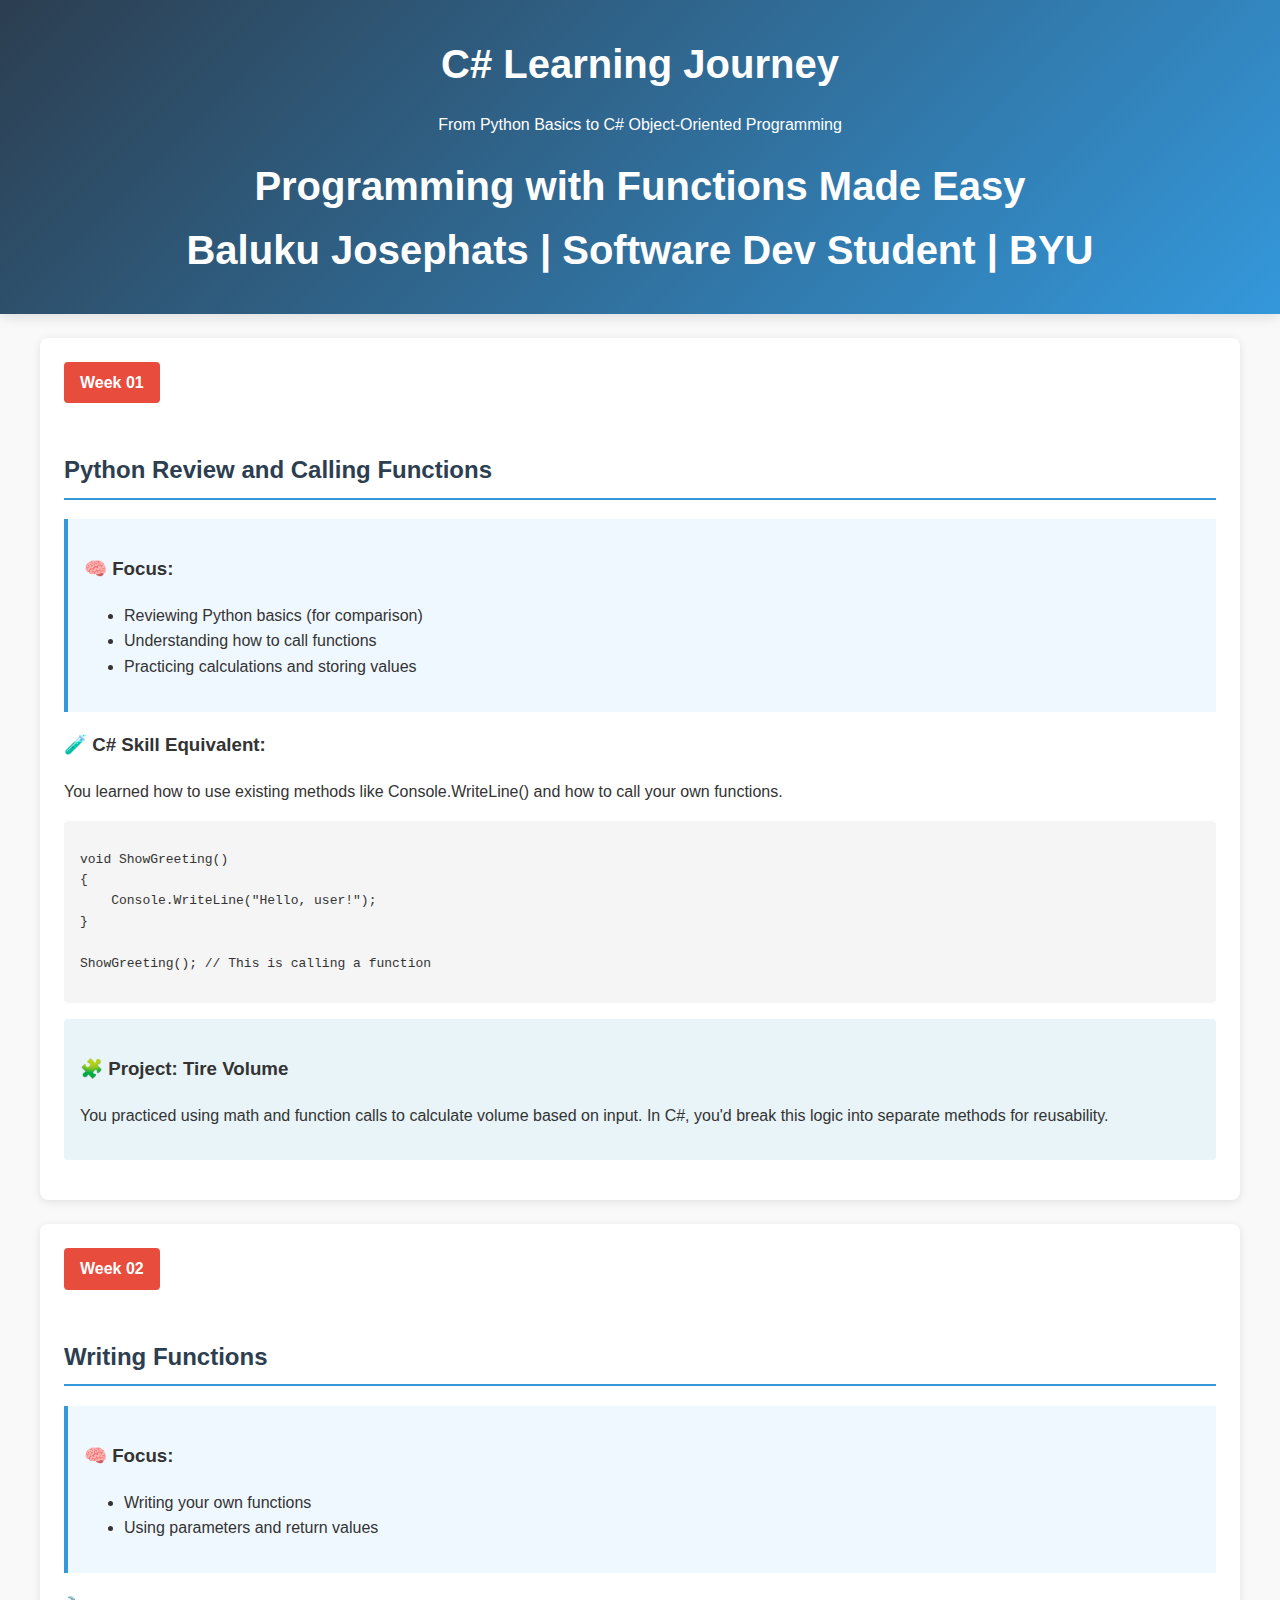
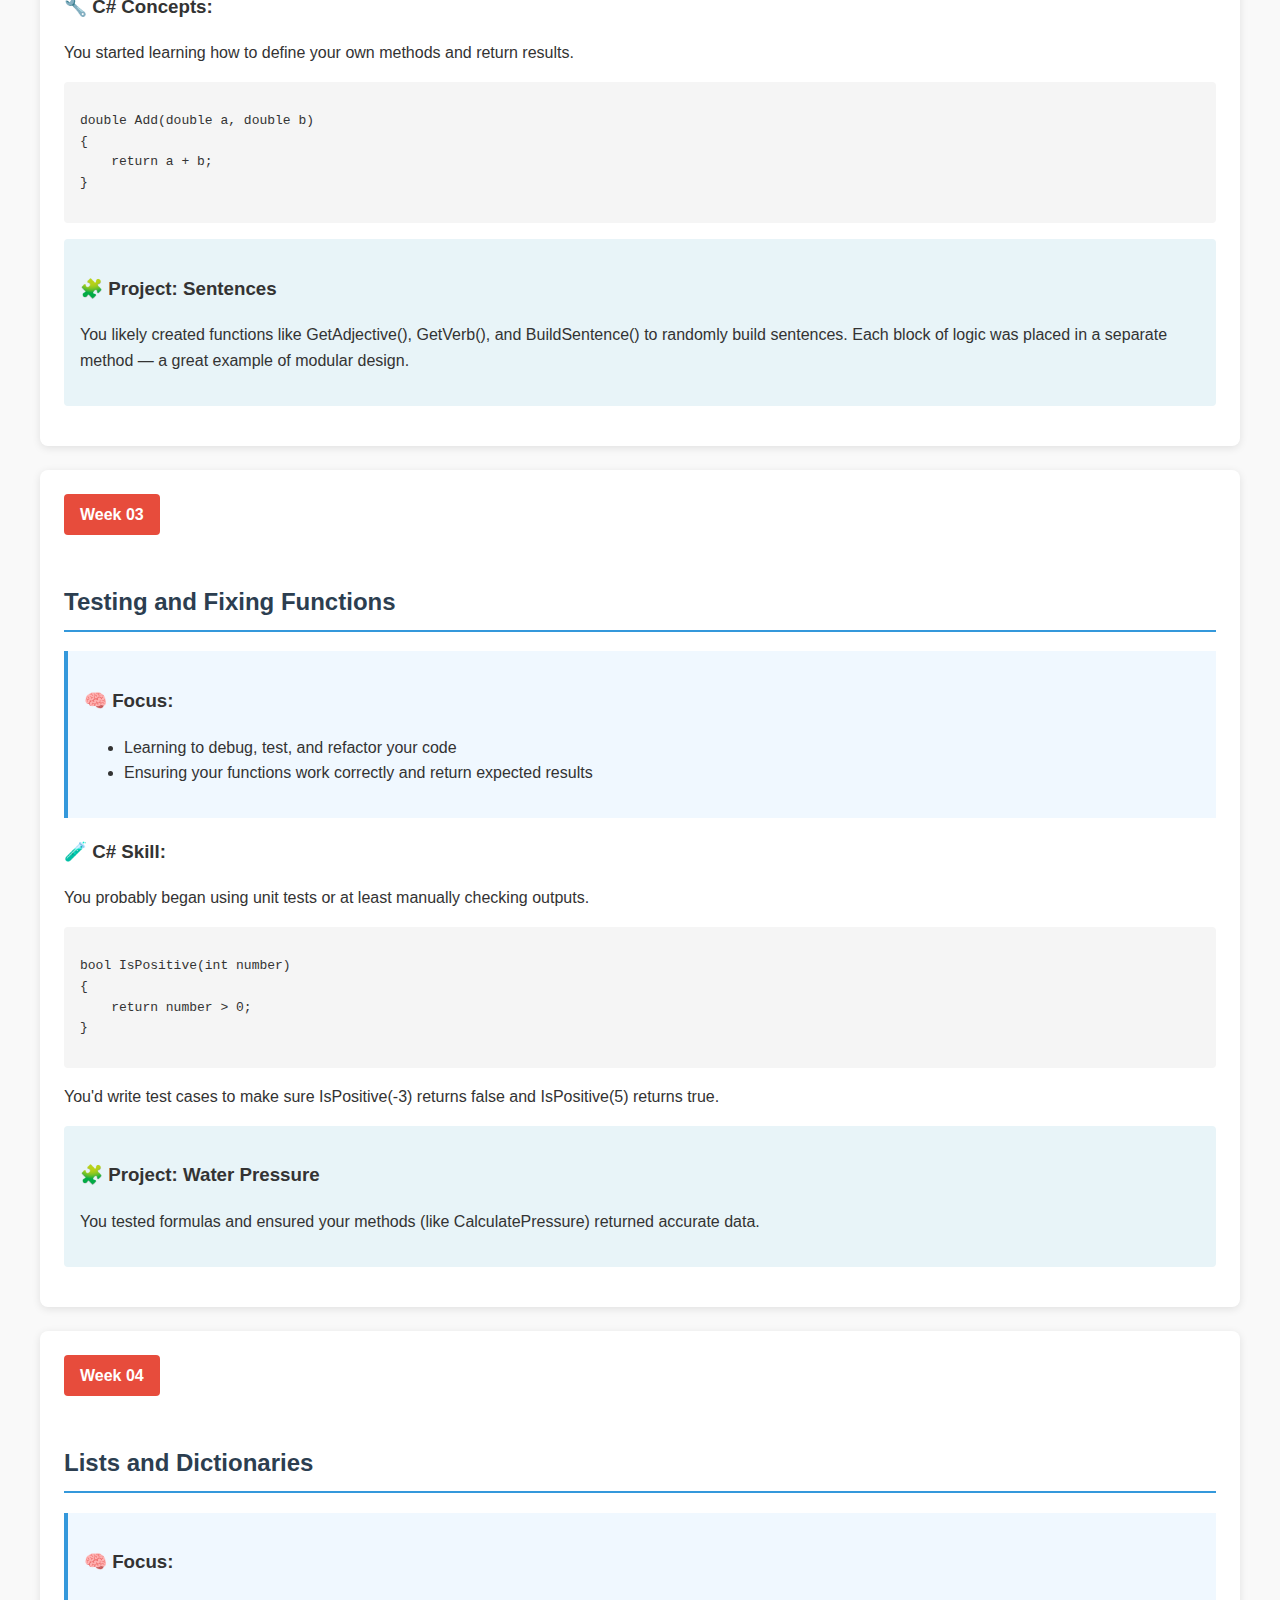
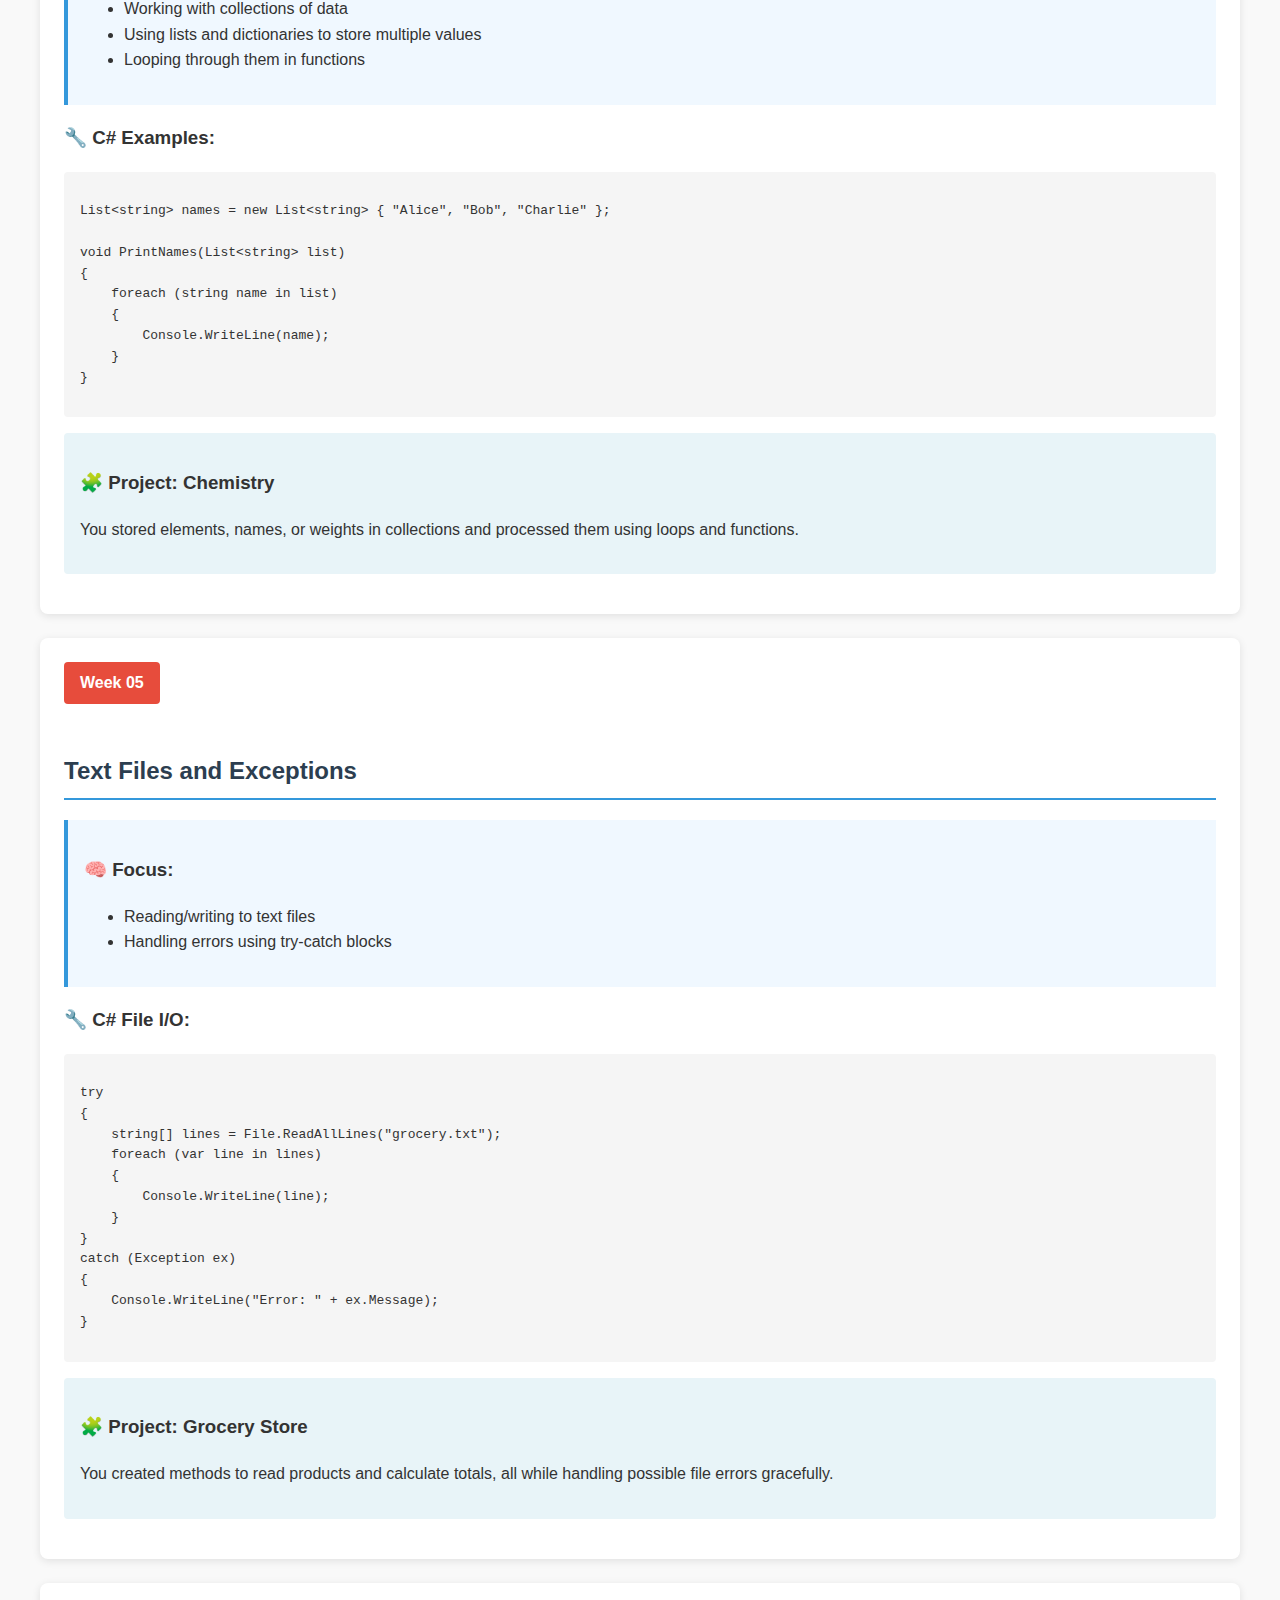
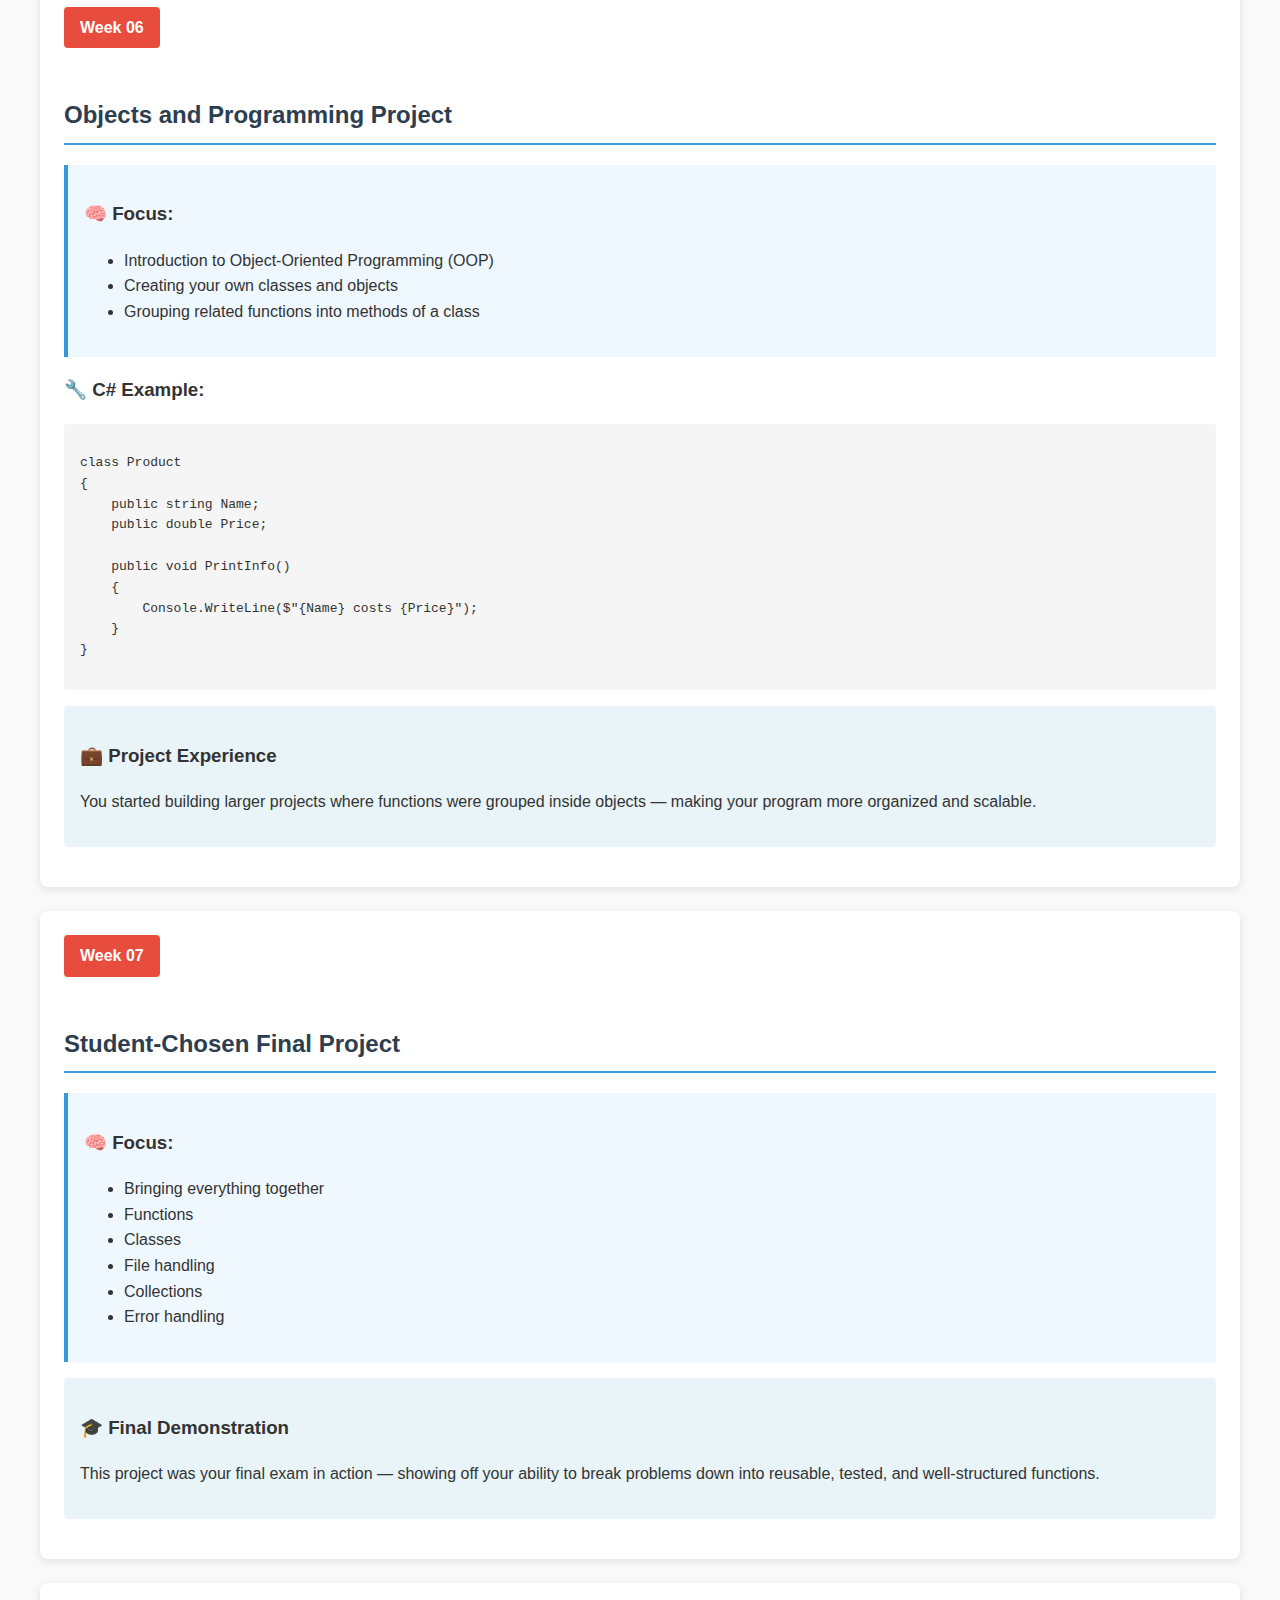
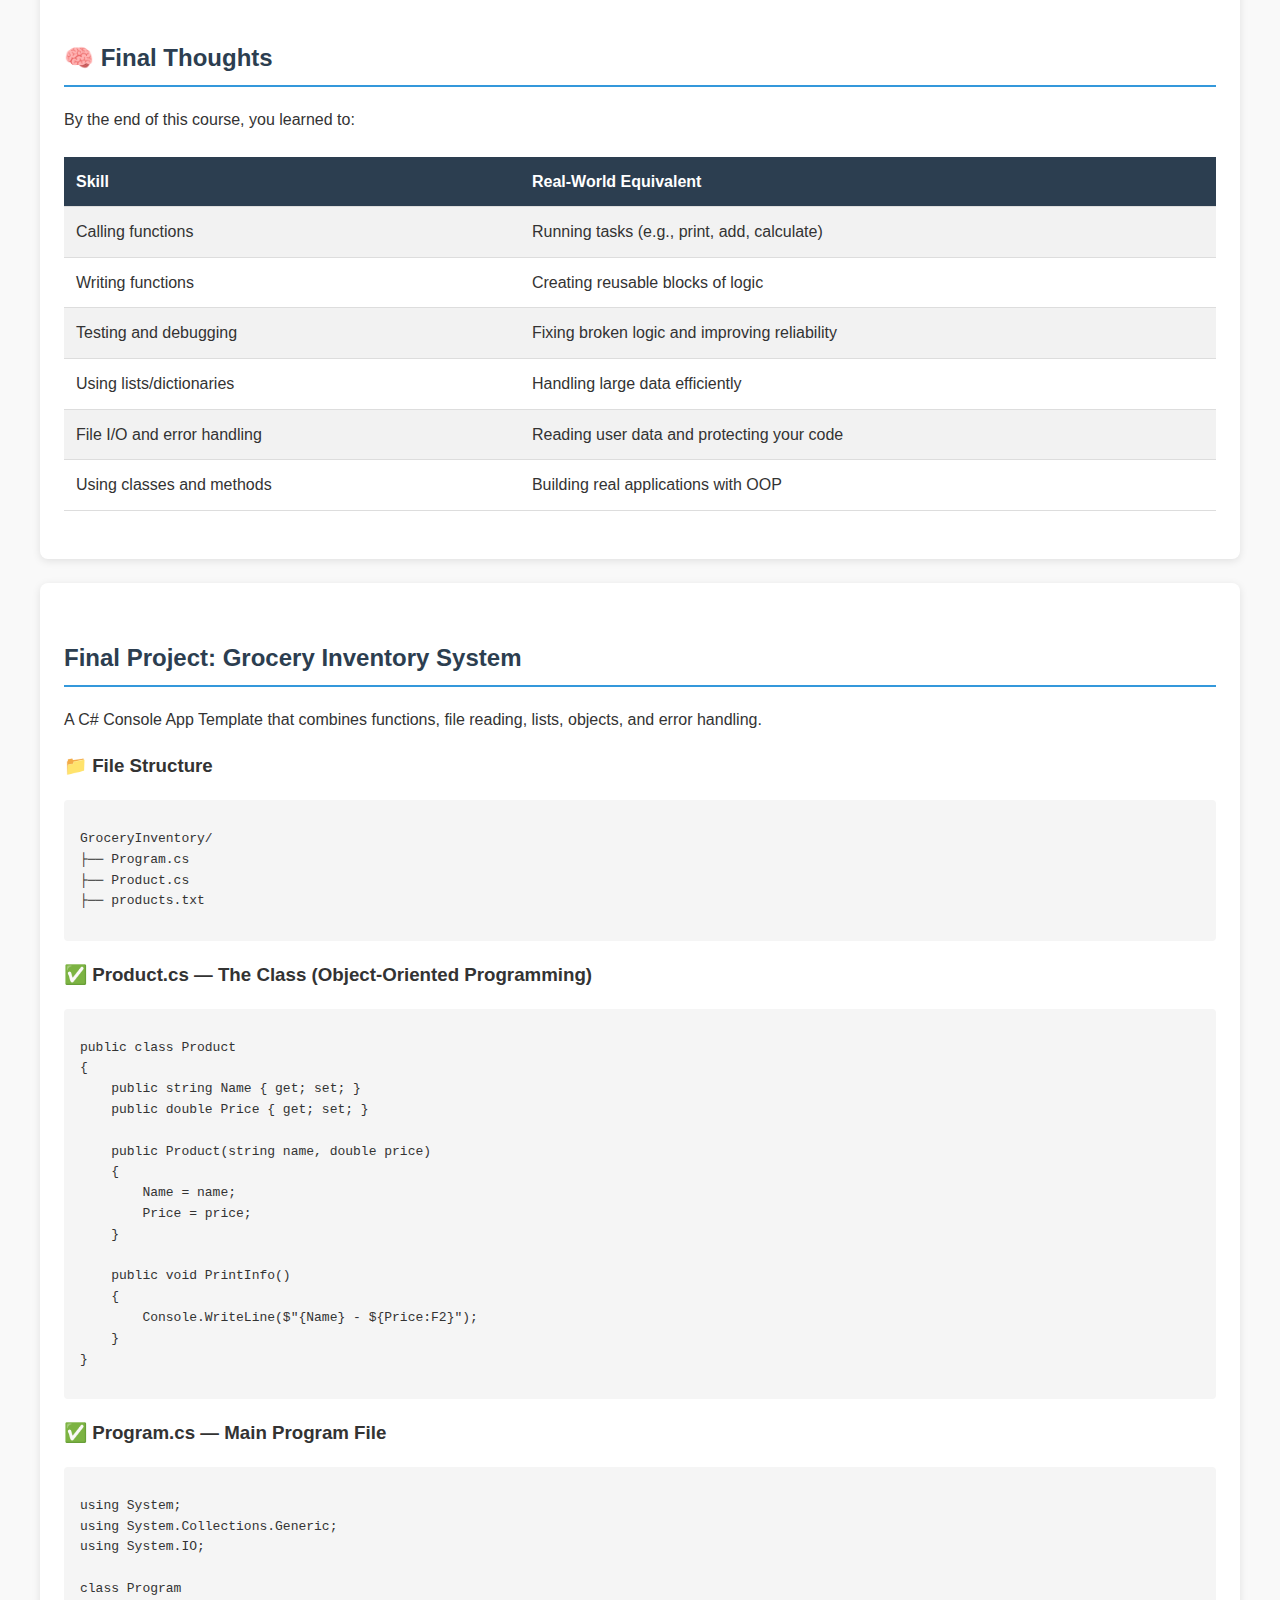
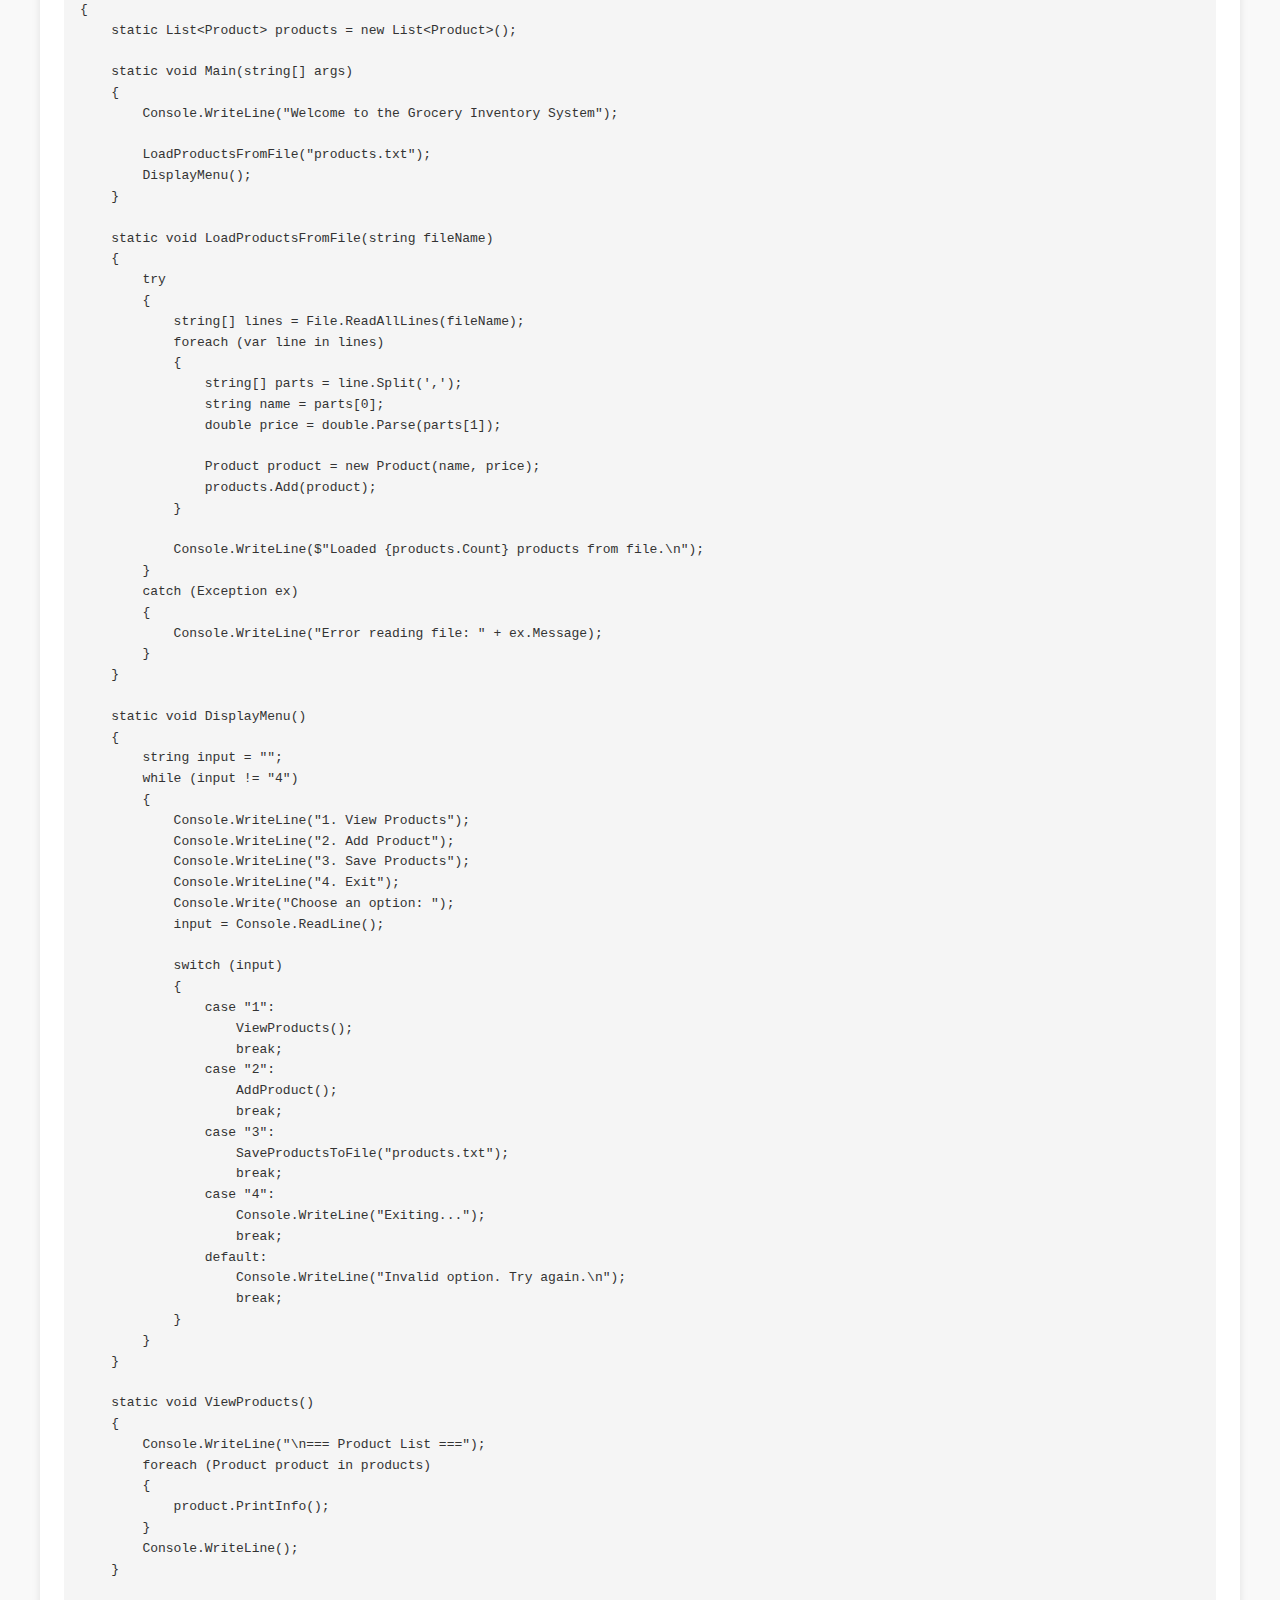
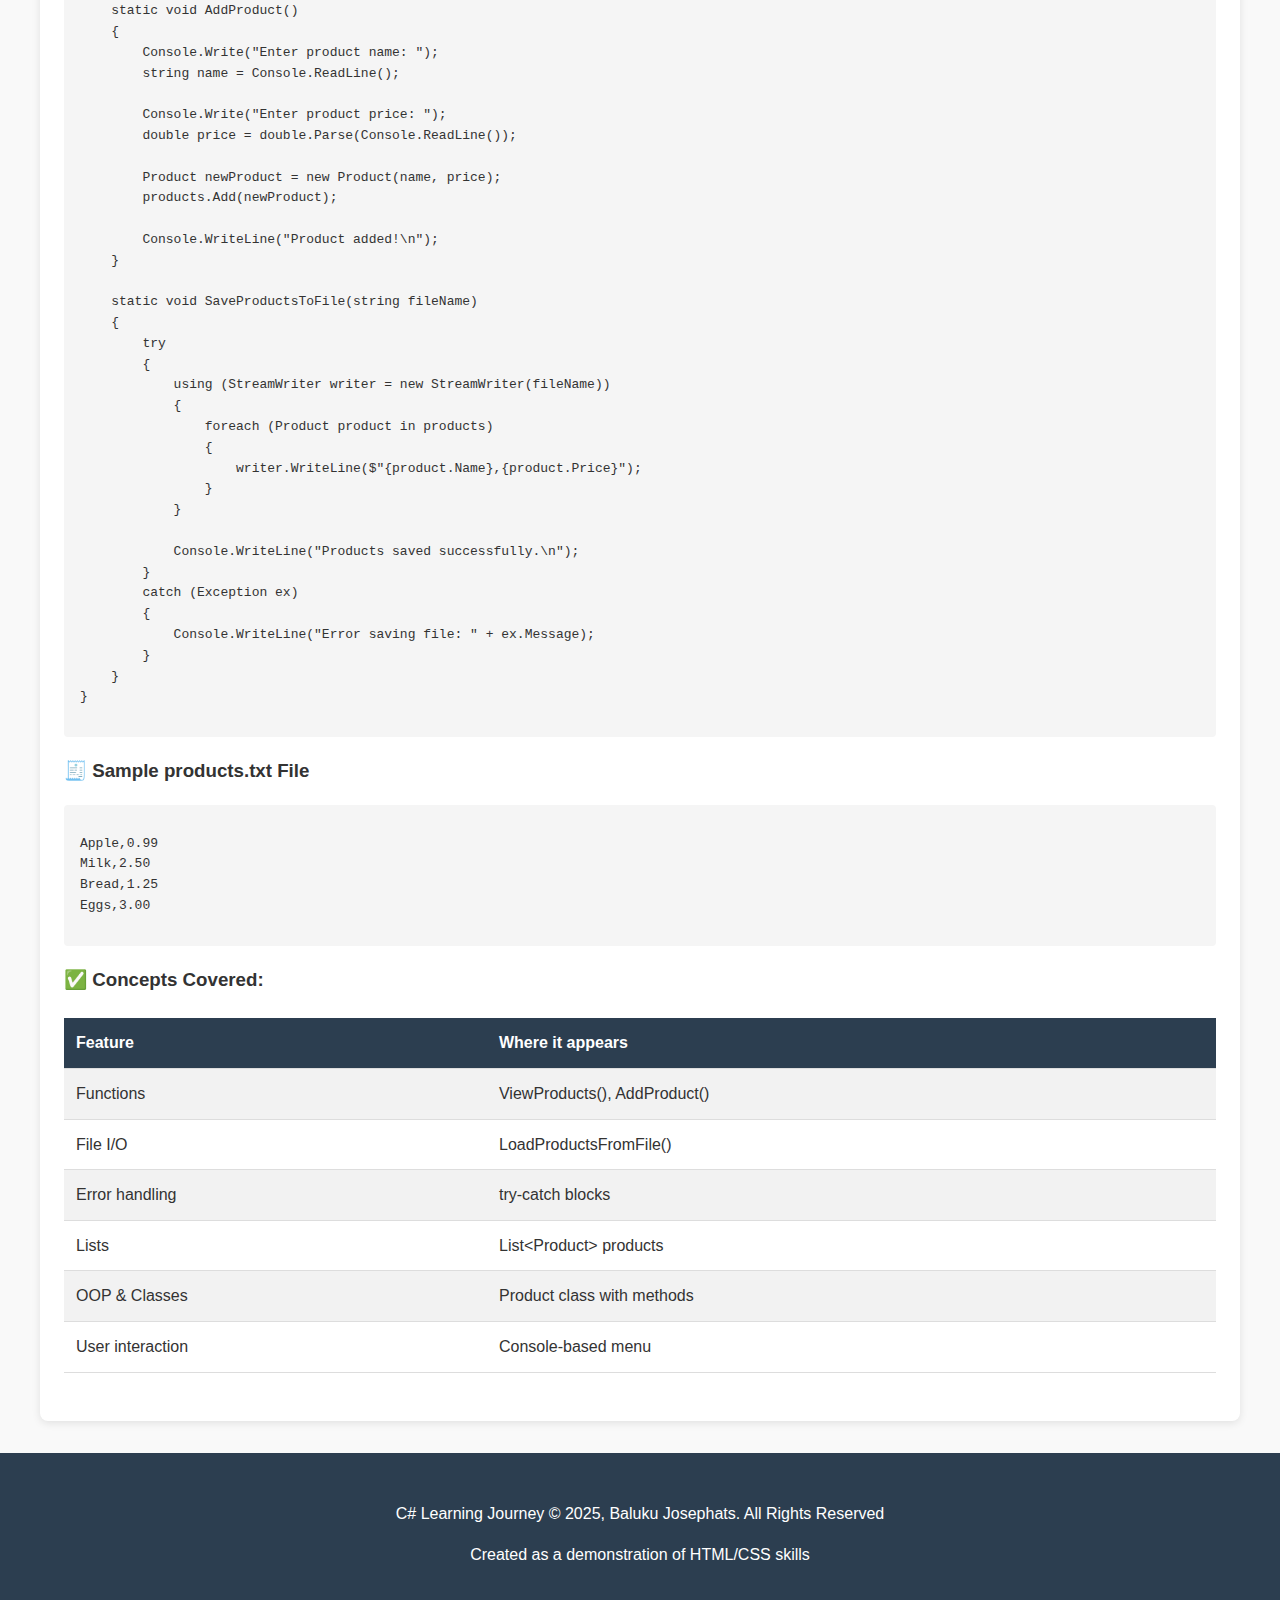
<file: index.html>
<!DOCTYPE html>
<html lang="en">
<head>
    <meta charset="UTF-8">
    <meta name="viewport" content="width=device-width, initial-scale=1.0">
    <title>C# Learning Journey</title>
    <title>Programming with Functions Made Easy</title>
    <title>Baluku Josephats | Software Dev Student | BYU</title>
    <style>
        :root {
            --primary: #2c3e50;
            --secondary: #3498db;
            --accent: #e74c3c;
            --light: #ecf0f1;
            --dark: #2c3e50;
        }
        
        body {
            font-family: 'Segoe UI', Tahoma, Geneva, Verdana, sans-serif;
            line-height: 1.6;
            color: #333;
            margin: 0;
            padding: 0;
            background-color: #f9f9f9;
        }
        
        header {
            background: linear-gradient(135deg, var(--primary), var(--secondary));
            color: white;
            padding: 2rem 0;
            text-align: center;
            box-shadow: 0 4px 12px rgba(0,0,0,0.1);
        }
        
        .container {
            max-width: 1200px;
            margin: 0 auto;
            padding: 0 20px;
        }
        
        h1 {
            margin: 0;
            font-size: 2.5rem;
        }
        
        h2 {
            color: var(--primary);
            border-bottom: 2px solid var(--secondary);
            padding-bottom: 0.5rem;
            margin-top: 2rem;
        }
        
        .week-card {
            background: white;
            border-radius: 8px;
            padding: 1.5rem;
            margin: 1.5rem 0;
            box-shadow: 0 2px 8px rgba(0,0,0,0.1);
            transition: transform 0.3s ease;
        }
        
        .week-card:hover {
            transform: translateY(-5px);
            box-shadow: 0 5px 15px rgba(0,0,0,0.1);
        }
        
        .week-number {
            display: inline-block;
            background-color: var(--accent);
            color: white;
            padding: 0.5rem 1rem;
            border-radius: 4px;
            font-weight: bold;
            margin-bottom: 1rem;
        }
        
        .focus-points {
            background-color: #f0f8ff;
            padding: 1rem;
            border-left: 4px solid var(--secondary);
            margin: 1rem 0;
        }
        
        .csharp-example {
            background-color: #f5f5f5;
            padding: 1rem;
            border-radius: 4px;
            overflow-x: auto;
            font-family: 'Consolas', monospace;
            margin: 1rem 0;
        }
        
        .project-highlight {
            background-color: #e8f4f8;
            padding: 1rem;
            border-radius: 4px;
            margin: 1rem 0;
        }
        
        .concept-table {
            width: 100%;
            border-collapse: collapse;
            margin: 1.5rem 0;
        }
        
        .concept-table th, .concept-table td {
            padding: 0.75rem;
            text-align: left;
            border-bottom: 1px solid #ddd;
        }
        
        .concept-table th {
            background-color: var(--primary);
            color: white;
        }
        
        .concept-table tr:nth-child(even) {
            background-color: #f2f2f2;
        }
        
        footer {
            background-color: var(--dark);
            color: white;
            text-align: center;
            padding: 2rem 0;
            margin-top: 2rem;
        }
        
        @media (max-width: 768px) {
            h1 {
                font-size: 2rem;
            }
            
            .week-card {
                padding: 1rem;
            }
        }
    </style>
</head>
<body>
    <header>
        <div class="container">
            <h1>C# Learning Journey</h1>
            <p>From Python Basics to C# Object-Oriented Programming</p>
            <h1>Programming with Functions Made Easy</h1>
    <h1>Baluku Josephats | Software Dev Student | BYU</h1>
        </div>
    </header>
    
    <div class="container">
        <!-- Week 1 -->
        <section id="week1">
            <div class="week-card">
                <div class="week-number">Week 01</div>
                <h2>Python Review and Calling Functions</h2>
                
                <div class="focus-points">
                    <h3>🧠 Focus:</h3>
                    <ul>
                        <li>Reviewing Python basics (for comparison)</li>
                        <li>Understanding how to call functions</li>
                        <li>Practicing calculations and storing values</li>
                    </ul>
                </div>
                
                <h3>🧪 C# Skill Equivalent:</h3>
                <p>You learned how to use existing methods like Console.WriteLine() and how to call your own functions.</p>
                
                <div class="csharp-example">
                    <pre>void ShowGreeting()
{
    Console.WriteLine("Hello, user!");
}

ShowGreeting(); // This is calling a function</pre>
                </div>
                
                <div class="project-highlight">
                    <h3>🧩 Project: Tire Volume</h3>
                    <p>You practiced using math and function calls to calculate volume based on input. In C#, you'd break this logic into separate methods for reusability.</p>
                </div>
            </div>
        </section>
        
        <!-- Week 2 -->
        <section id="week2">
            <div class="week-card">
                <div class="week-number">Week 02</div>
                <h2>Writing Functions</h2>
                
                <div class="focus-points">
                    <h3>🧠 Focus:</h3>
                    <ul>
                        <li>Writing your own functions</li>
                        <li>Using parameters and return values</li>
                    </ul>
                </div>
                
                <h3>🔧 C# Concepts:</h3>
                <p>You started learning how to define your own methods and return results.</p>
                
                <div class="csharp-example">
                    <pre>double Add(double a, double b)
{
    return a + b;
}</pre>
                </div>
                
                <div class="project-highlight">
                    <h3>🧩 Project: Sentences</h3>
                    <p>You likely created functions like GetAdjective(), GetVerb(), and BuildSentence() to randomly build sentences. Each block of logic was placed in a separate method — a great example of modular design.</p>
                </div>
            </div>
        </section>
        
        <!-- Week 3 -->
        <section id="week3">
            <div class="week-card">
                <div class="week-number">Week 03</div>
                <h2>Testing and Fixing Functions</h2>
                
                <div class="focus-points">
                    <h3>🧠 Focus:</h3>
                    <ul>
                        <li>Learning to debug, test, and refactor your code</li>
                        <li>Ensuring your functions work correctly and return expected results</li>
                    </ul>
                </div>
                
                <h3>🧪 C# Skill:</h3>
                <p>You probably began using unit tests or at least manually checking outputs.</p>
                
                <div class="csharp-example">
                    <pre>bool IsPositive(int number)
{
    return number > 0;
}</pre>
                </div>
                
                <p>You'd write test cases to make sure IsPositive(-3) returns false and IsPositive(5) returns true.</p>
                
                <div class="project-highlight">
                    <h3>🧩 Project: Water Pressure</h3>
                    <p>You tested formulas and ensured your methods (like CalculatePressure) returned accurate data.</p>
                </div>
            </div>
        </section>
        
        <!-- Week 4 -->
        <section id="week4">
            <div class="week-card">
                <div class="week-number">Week 04</div>
                <h2>Lists and Dictionaries</h2>
                
                <div class="focus-points">
                    <h3>🧠 Focus:</h3>
                    <ul>
                        <li>Working with collections of data</li>
                        <li>Using lists and dictionaries to store multiple values</li>
                        <li>Looping through them in functions</li>
                    </ul>
                </div>
                
                <h3>🔧 C# Examples:</h3>
                <div class="csharp-example">
                    <pre>List&lt;string&gt; names = new List&lt;string&gt; { "Alice", "Bob", "Charlie" };

void PrintNames(List&lt;string&gt; list)
{
    foreach (string name in list)
    {
        Console.WriteLine(name);
    }
}</pre>
                </div>
                
                <div class="project-highlight">
                    <h3>🧩 Project: Chemistry</h3>
                    <p>You stored elements, names, or weights in collections and processed them using loops and functions.</p>
                </div>
            </div>
        </section>
        
        <!-- Week 5 -->
        <section id="week5">
            <div class="week-card">
                <div class="week-number">Week 05</div>
                <h2>Text Files and Exceptions</h2>
                
                <div class="focus-points">
                    <h3>🧠 Focus:</h3>
                    <ul>
                        <li>Reading/writing to text files</li>
                        <li>Handling errors using try-catch blocks</li>
                    </ul>
                </div>
                
                <h3>🔧 C# File I/O:</h3>
                <div class="csharp-example">
                    <pre>try
{
    string[] lines = File.ReadAllLines("grocery.txt");
    foreach (var line in lines)
    {
        Console.WriteLine(line);
    }
}
catch (Exception ex)
{
    Console.WriteLine("Error: " + ex.Message);
}</pre>
                </div>
                
                <div class="project-highlight">
                    <h3>🧩 Project: Grocery Store</h3>
                    <p>You created methods to read products and calculate totals, all while handling possible file errors gracefully.</p>
                </div>
            </div>
        </section>
        
        <!-- Week 6 -->
        <section id="week6">
            <div class="week-card">
                <div class="week-number">Week 06</div>
                <h2>Objects and Programming Project</h2>
                
                <div class="focus-points">
                    <h3>🧠 Focus:</h3>
                    <ul>
                        <li>Introduction to Object-Oriented Programming (OOP)</li>
                        <li>Creating your own classes and objects</li>
                        <li>Grouping related functions into methods of a class</li>
                    </ul>
                </div>
                
                <h3>🔧 C# Example:</h3>
                <div class="csharp-example">
                    <pre>class Product
{
    public string Name;
    public double Price;

    public void PrintInfo()
    {
        Console.WriteLine($"{Name} costs {Price}");
    }
}</pre>
                </div>
                
                <div class="project-highlight">
                    <h3>💼 Project Experience</h3>
                    <p>You started building larger projects where functions were grouped inside objects — making your program more organized and scalable.</p>
                </div>
            </div>
        </section>
        
        <!-- Week 7 -->
        <section id="week7">
            <div class="week-card">
                <div class="week-number">Week 07</div>
                <h2>Student-Chosen Final Project</h2>
                
                <div class="focus-points">
                    <h3>🧠 Focus:</h3>
                    <ul>
                        <li>Bringing everything together</li>
                        <li>Functions</li>
                        <li>Classes</li>
                        <li>File handling</li>
                        <li>Collections</li>
                        <li>Error handling</li>
                    </ul>
                </div>
                
                <div class="project-highlight">
                    <h3>🎓 Final Demonstration</h3>
                    <p>This project was your final exam in action — showing off your ability to break problems down into reusable, tested, and well-structured functions.</p>
                </div>
            </div>
        </section>
        
        <!-- Skills Summary -->
        <section id="skills-summary">
            <div class="week-card">
                <h2>🧠 Final Thoughts</h2>
                <p>By the end of this course, you learned to:</p>
                
                <table class="concept-table">
                    <tr>
                        <th>Skill</th>
                        <th>Real-World Equivalent</th>
                    </tr>
                    <tr>
                        <td>Calling functions</td>
                        <td>Running tasks (e.g., print, add, calculate)</td>
                    </tr>
                    <tr>
                        <td>Writing functions</td>
                        <td>Creating reusable blocks of logic</td>
                    </tr>
                    <tr>
                        <td>Testing and debugging</td>
                        <td>Fixing broken logic and improving reliability</td>
                    </tr>
                    <tr>
                        <td>Using lists/dictionaries</td>
                        <td>Handling large data efficiently</td>
                    </tr>
                    <tr>
                        <td>File I/O and error handling</td>
                        <td>Reading user data and protecting your code</td>
                    </tr>
                    <tr>
                        <td>Using classes and methods</td>
                        <td>Building real applications with OOP</td>
                    </tr>
                </table>
            </div>
        </section>
        
        <!-- Final Project Template -->
        <section id="final-project">
            <div class="week-card">
                <h2>Final Project: Grocery Inventory System</h2>
                <p>A C# Console App Template that combines functions, file reading, lists, objects, and error handling.</p>
                
                <h3>📁 File Structure</h3>
                <div class="csharp-example">
                    <pre>GroceryInventory/
├── Program.cs
├── Product.cs
├── products.txt</pre>
                </div>
                
                <h3>✅ Product.cs — The Class (Object-Oriented Programming)</h3>
                <div class="csharp-example">
                    <pre>public class Product
{
    public string Name { get; set; }
    public double Price { get; set; }

    public Product(string name, double price)
    {
        Name = name;
        Price = price;
    }

    public void PrintInfo()
    {
        Console.WriteLine($"{Name} - ${Price:F2}");
    }
}</pre>
                </div>
                
                <h3>✅ Program.cs — Main Program File</h3>
                <div class="csharp-example">
                    <pre>using System;
using System.Collections.Generic;
using System.IO;

class Program
{
    static List&lt;Product&gt; products = new List&lt;Product&gt;();

    static void Main(string[] args)
    {
        Console.WriteLine("Welcome to the Grocery Inventory System");

        LoadProductsFromFile("products.txt");
        DisplayMenu();
    }

    static void LoadProductsFromFile(string fileName)
    {
        try
        {
            string[] lines = File.ReadAllLines(fileName);
            foreach (var line in lines)
            {
                string[] parts = line.Split(',');
                string name = parts[0];
                double price = double.Parse(parts[1]);

                Product product = new Product(name, price);
                products.Add(product);
            }

            Console.WriteLine($"Loaded {products.Count} products from file.\n");
        }
        catch (Exception ex)
        {
            Console.WriteLine("Error reading file: " + ex.Message);
        }
    }

    static void DisplayMenu()
    {
        string input = "";
        while (input != "4")
        {
            Console.WriteLine("1. View Products");
            Console.WriteLine("2. Add Product");
            Console.WriteLine("3. Save Products");
            Console.WriteLine("4. Exit");
            Console.Write("Choose an option: ");
            input = Console.ReadLine();

            switch (input)
            {
                case "1":
                    ViewProducts();
                    break;
                case "2":
                    AddProduct();
                    break;
                case "3":
                    SaveProductsToFile("products.txt");
                    break;
                case "4":
                    Console.WriteLine("Exiting...");
                    break;
                default:
                    Console.WriteLine("Invalid option. Try again.\n");
                    break;
            }
        }
    }

    static void ViewProducts()
    {
        Console.WriteLine("\n=== Product List ===");
        foreach (Product product in products)
        {
            product.PrintInfo();
        }
        Console.WriteLine();
    }

    static void AddProduct()
    {
        Console.Write("Enter product name: ");
        string name = Console.ReadLine();

        Console.Write("Enter product price: ");
        double price = double.Parse(Console.ReadLine());

        Product newProduct = new Product(name, price);
        products.Add(newProduct);

        Console.WriteLine("Product added!\n");
    }

    static void SaveProductsToFile(string fileName)
    {
        try
        {
            using (StreamWriter writer = new StreamWriter(fileName))
            {
                foreach (Product product in products)
                {
                    writer.WriteLine($"{product.Name},{product.Price}");
                }
            }

            Console.WriteLine("Products saved successfully.\n");
        }
        catch (Exception ex)
        {
            Console.WriteLine("Error saving file: " + ex.Message);
        }
    }
}</pre>
                </div>
                
                <h3>🧾 Sample products.txt File</h3>
                <div class="csharp-example">
                    <pre>Apple,0.99
Milk,2.50
Bread,1.25
Eggs,3.00</pre>
                </div>
                
                <h3>✅ Concepts Covered:</h3>
                <table class="concept-table">
                    <tr>
                        <th>Feature</th>
                        <th>Where it appears</th>
                    </tr>
                    <tr>
                        <td>Functions</td>
                        <td>ViewProducts(), AddProduct()</td>
                    </tr>
                    <tr>
                        <td>File I/O</td>
                        <td>LoadProductsFromFile()</td>
                    </tr>
                    <tr>
                        <td>Error handling</td>
                        <td>try-catch blocks</td>
                    </tr>
                    <tr>
                        <td>Lists</td>
                        <td>List&lt;Product&gt; products</td>
                    </tr>
                    <tr>
                        <td>OOP & Classes</td>
                        <td>Product class with methods</td>
                    </tr>
                    <tr>
                        <td>User interaction</td>
                        <td>Console-based menu</td>
                    </tr>
                </table>
            </div>
        </section>
    </div>
    
    <footer>
        <div class="container">
            <p>C# Learning Journey &copy; 2025, Baluku Josephats. All Rights Reserved</p>
            <p>Created as a demonstration of HTML/CSS skills</p>
        </div>
    </footer>
</body>
</html>
</file>
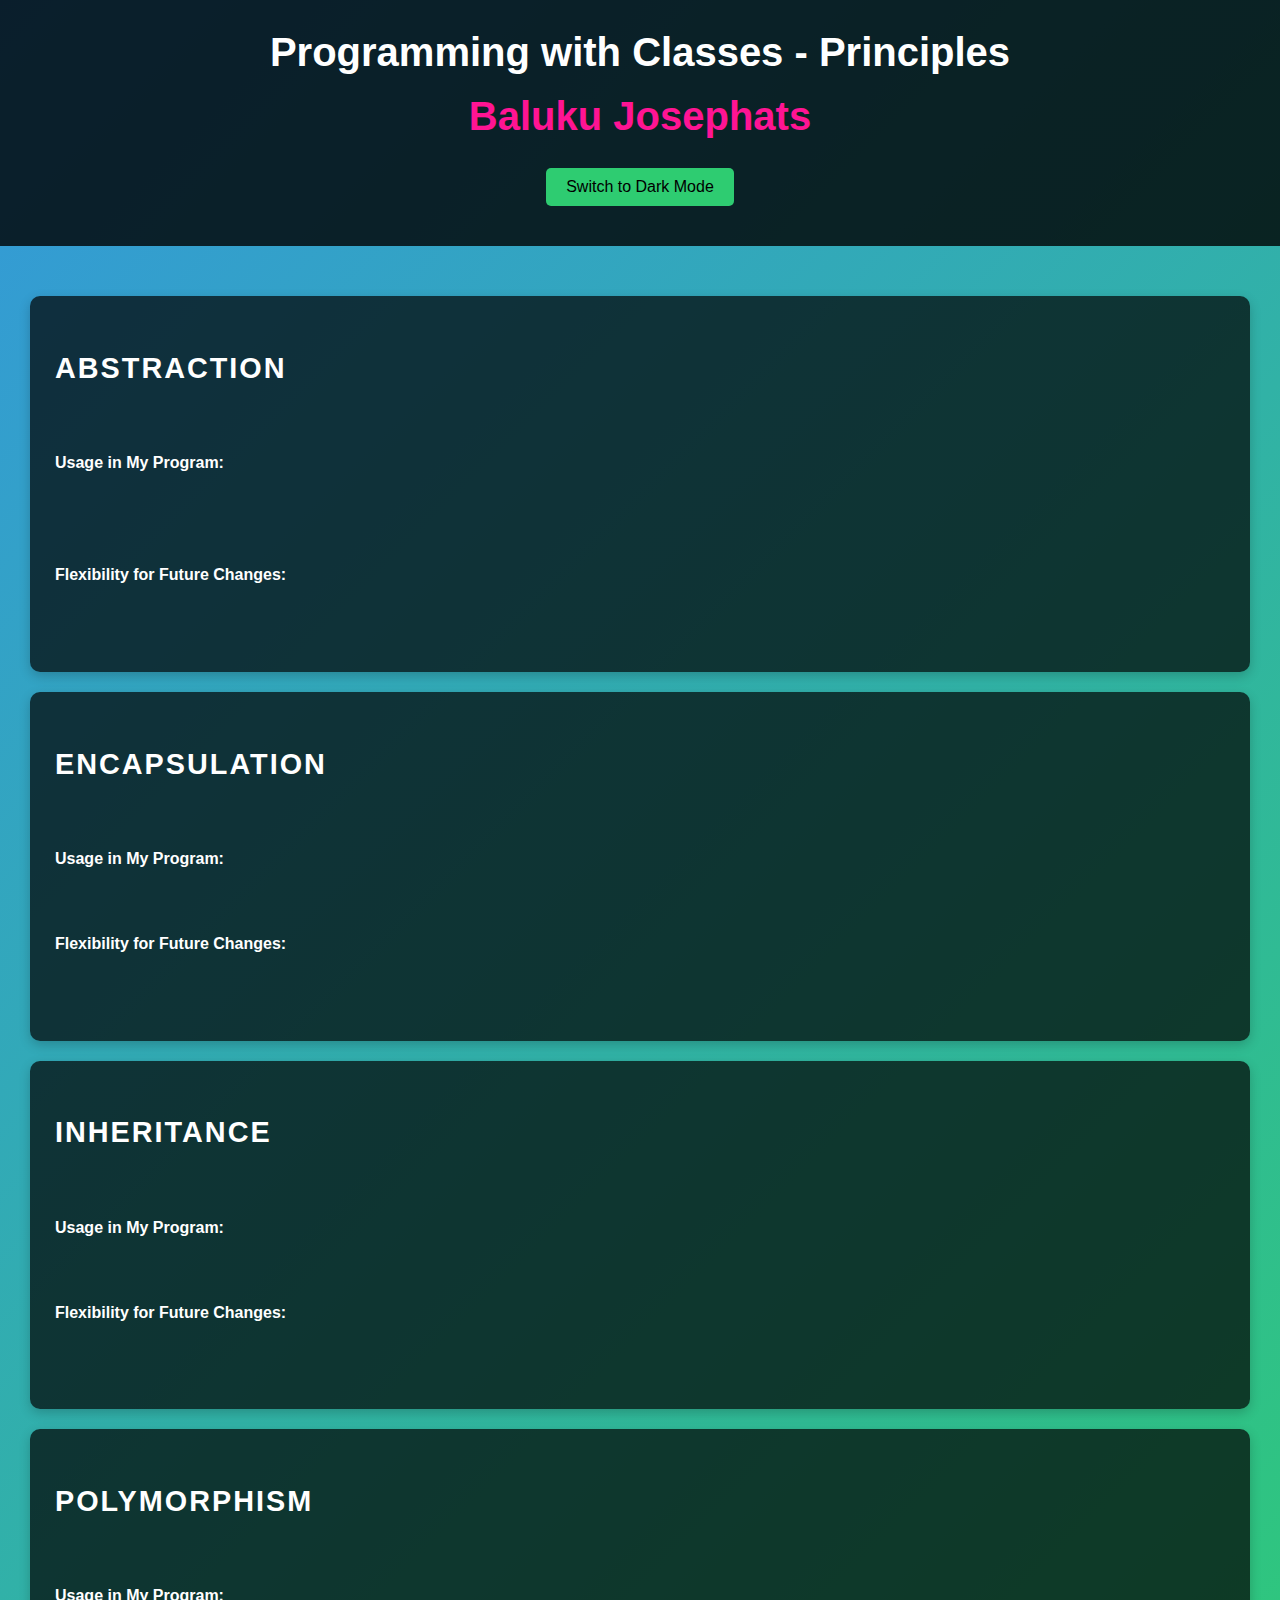
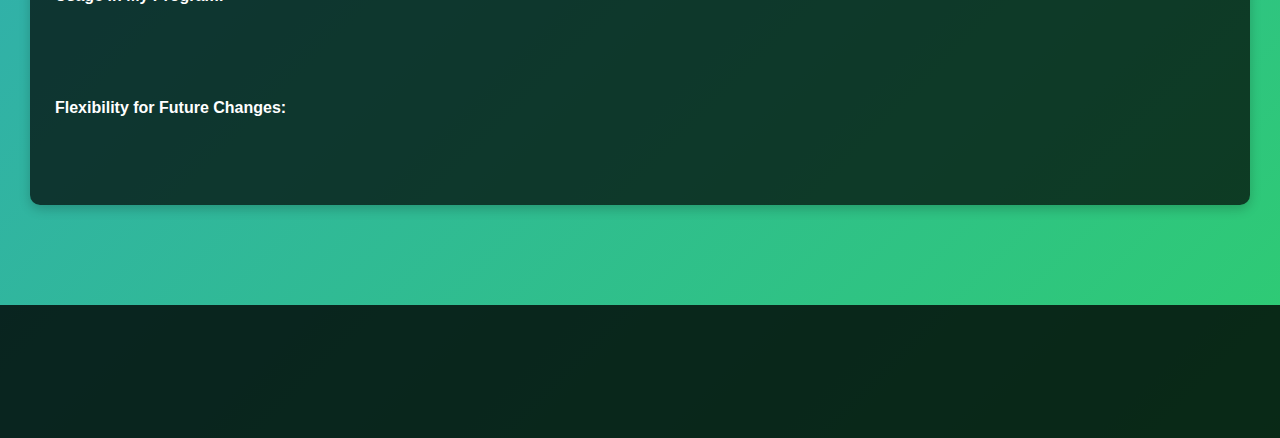
<file: Programming.html>
<!DOCTYPE html>
<html lang="en">
<head>
    <meta charset="UTF-8">
    <meta name="viewport" content="width=device-width, initial-scale=1.0">
    <title>Programming with Classes - Principles</title>
    <style>
        /* General Body Styles */
        body {
            font-family: 'Arial', sans-serif;
            line-height: 1.6;
            margin: 0;
            padding: 0;
            background: linear-gradient(135deg, #3498db, #2ecc71);
            color: #fff;
            transition: background 0.3s ease;
            display: flex;
            flex-direction: column;
            min-height: 100vh;
        }
        
        #Me {
            color: deeppink;
            font-family: 'Algerian', Tahoma, Geneva, Verdana, sans-serif;
            font-weight: bolder;
        }

        /* Header Styles */
        header {
            background-color: rgba(0, 0, 0, 0.8);
            color: #fff;
            padding: 20px 0;
            text-align: center;
            animation: fadeIn 1s ease-in-out;
        }

        h1 {
            margin: 0;
            font-size: 2.5rem;
        }
        
        #he {
            color: #8d0c62;
            text-decoration: none;
        }

        /* Main Content Styles */
        main {
            flex: 1;
            padding: 30px;
            padding-bottom: 80px; /* Space for footer */
        }

        /* Section Styles */
        .principle {
            background-color: rgba(0, 0, 0, 0.7);
            margin: 20px 0;
            padding: 25px;
            border-radius: 10px;
            box-shadow: 0 4px 12px rgba(0, 0, 0, 0.2);
            transition: transform 0.3s ease, box-shadow 0.3s ease;
        }

        /* Hover Effect for Principle Sections */
        .principle:hover {
            transform: translateY(-10px);
            box-shadow: 0 10px 20px rgba(0, 0, 0, 0.4);
        }

        /* Principle Header */
        h2 {
            color: #fff;
            font-size: 1.8rem;
            margin-bottom: 10px;
            text-transform: uppercase;
            letter-spacing: 2px;
            animation: fadeInUp 1s ease-in-out;
        }

        /* Paragraph Styles */
        p {
            font-size: 1rem;
            line-height: 1.7;
            opacity: 0;
            animation: fadeInUp 1s ease-in-out forwards;
        }

        /* Define Animation Effects */
        @keyframes fadeIn {
            from {
                opacity: 0;
            }
            to {
                opacity: 1;
            }
        }

        @keyframes fadeInUp {
            from {
                opacity: 0;
                transform: translateY(20px);
            }
            to {
                opacity: 1;
                transform: translateY(0);
            }
        }

        /* Light/Dark Mode Toggle */
        .dark-mode {
            background: #2c3e50;
            color: #ecf0f1;
        }

        .toggle-btn {
            padding: 10px 20px;
            background-color: #2ecc71;
            border: none;
            border-radius: 5px;
            cursor: pointer;
            font-size: 1rem;
            margin: 20px;
            transition: background 0.3s;
        }

        .toggle-btn:hover {
            background-color: #27ae60;
        }

        /* Improved Footer */
        footer {
            text-align: center;
            padding: 15px;
            background-color: rgba(0, 0, 0, 0.8);
            color: #fff;
            width: 100%;
            margin-top: auto;
        }

        /* Mobile Responsiveness */
        @media (max-width: 768px) {
            main {
                padding: 20px;
                padding-bottom: 70px;
            }
            
            .principle {
                padding: 15px;
            }
            
            h1 {
                font-size: 2rem;
            }
            
            h2 {
                font-size: 1.5rem;
            }
        }
    </style>
</head>
<body>
    <header>
        <h1>Programming with Classes - Principles</h1>
        <h1 id="Me">Baluku Josephats</h1>
        <button class="toggle-btn" id="themeToggleBtn">Switch to Dark Mode</button>
    </header>

    <main>
        <div class="principle">
            <h2>Abstraction</h2>
            <p class="definition"><strong>Definition:</strong> Abstraction is the concept of hiding the complex implementation details and exposing only the necessary parts of a system.</p>
            <div class="usage">
                <strong>Usage in My Program:</strong>
                <p>In my Exercise Tracking Program, I created an abstract Activity class with methods like GetDistance() and GetSpeed(). These methods were not implemented in the base class but were meant to be overridden by derived classes.</p>
                <strong>Flexibility for Future Changes:</strong>
                <p>This design allows easy extension of the program to add new activities in the future without modifying the core structure of the program.</p>
            </div>
        </div>

        <div class="principle">
            <h2>Encapsulation</h2>
            <p class="definition"><strong>Definition:</strong> Encapsulation is the bundling of data and methods that operate on the data, restricting direct access to some of the object's components.</p>
            <div class="usage">
                <strong>Usage in My Program:</strong>
                <p>In the Activity class, I made member variables like distance, speed, and laps private and provided public methods to access or modify them safely.</p>
                <strong>Flexibility for Future Changes:</strong>
                <p>This allows for controlled changes to the internal workings of an object without impacting other parts of the program.</p>
            </div>
        </div>

        <div class="principle">
            <h2>Inheritance</h2>
            <p class="definition"><strong>Definition:</strong> Inheritance enables a class to inherit properties and methods from another class, facilitating code reusability and creating a hierarchical structure.</p>
            <div class="usage">
                <strong>Usage in My Program:</strong>
                <p>The Activity class is the base class, and Running, Cycling, and Swimming classes inherit from it to reuse common functionality and add specific behavior.</p>
                <strong>Flexibility for Future Changes:</strong>
                <p>New activity types can be easily added by creating new subclasses that inherit from Activity, reusing common logic.</p>
            </div>
        </div>

        <div class="principle">
            <h2>Polymorphism</h2>
            <p class="definition"><strong>Definition:</strong> Polymorphism allows different classes to be treated as instances of a common superclass, enabling method overriding and dynamic method invocation.</p>
            <div class="usage">
                <strong>Usage in My Program:</strong>
                <p>The Activity class defines abstract methods for distance and speed. These methods are overridden in each derived class like Running, Cycling, and Swimming to provide specific implementations.</p>
                <strong>Flexibility for Future Changes:</strong>
                <p>Polymorphism allows new activities to be introduced without altering the existing code, ensuring scalability.</p>
            </div>
        </div>
    </main>

    <footer>
        <p>&copy; 2025 Programming with Classes - Principles Explained</p>
        <p id="he">Made with Love by <a href="https://josephats1.github.io/Baluku/service.html" target="_blank" style="color: pink;">Baluku Josephats</a></p>
    </footer>

    <script>
        // Theme Toggle JavaScript
        const themeToggleBtn = document.getElementById('themeToggleBtn');
        const body = document.body;

        // Check for saved theme preference
        const currentTheme = localStorage.getItem('theme');
        if (currentTheme) {
            body.classList.add(currentTheme);
            updateButtonText();
        }

        themeToggleBtn.addEventListener('click', () => {
            body.classList.toggle('dark-mode');
            localStorage.setItem('theme', body.classList.contains('dark-mode') ? 'dark-mode' : '');
            updateButtonText();
        });

        function updateButtonText() {
            themeToggleBtn.textContent = body.classList.contains('dark-mode') 
                ? 'Switch to Light Mode' 
                : 'Switch to Dark Mode';
        }
    </script>
</body>
</html>
</file>
